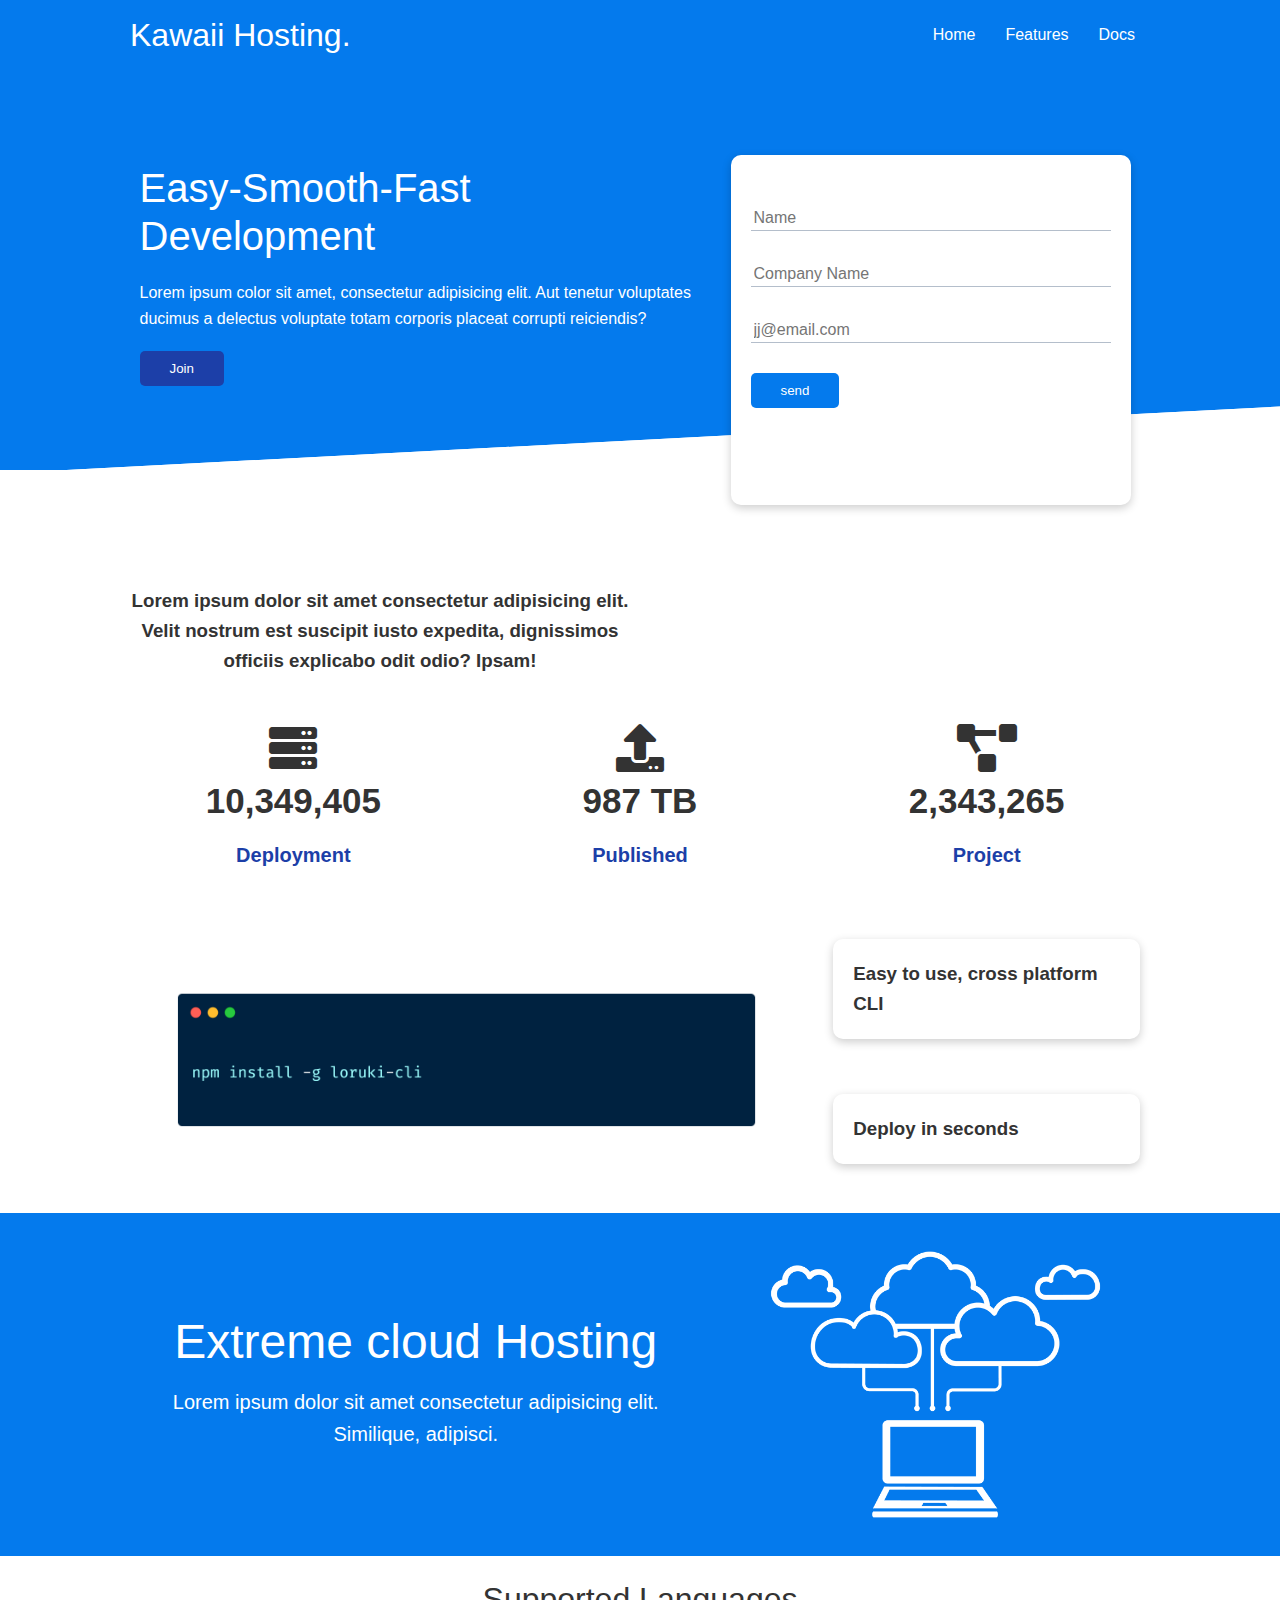
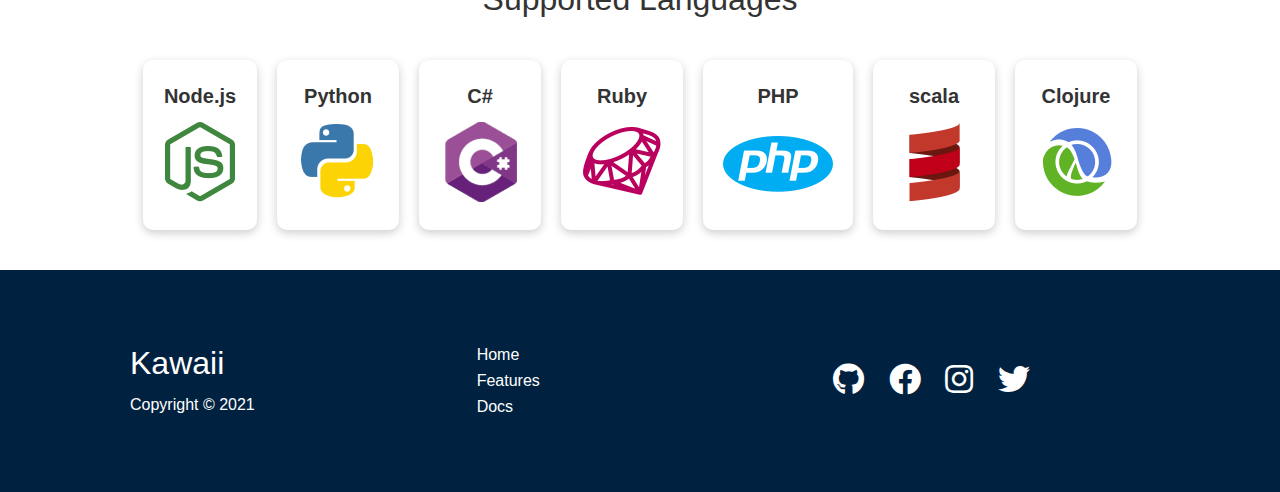
<file: index.html>
<!DOCTYPE html>
<html lang="en">
<head>
    <meta charset="UTF-8">
    <meta http-equiv="X-UA-Compatible" content="IE=edge">
    <meta name="viewport" content="width=device-width, initial-scale=1.0">
    <link rel="stylesheet" href="style.css">
    <link rel="stylesheet" href="utilities.css">
    <link rel="stylesheet" href="https://cdnjs.cloudflare.com/ajax/libs/font-awesome/5.15.4/css/all.min.css">
   
    <title>Kawaii</title>
</head>
<header>
<div class="navbar">
<div class="container flex">
    <h1 class="logo">Kawaii Hosting.</h1>
    <nav>
        <ul>
            <li><a href="index.html">Home</a></li>
            <li><a href="features.html">Features</a></li>
            <li><a href="index.html">Docs</a></li>
        </ul>
    </nav>
</div>
</div>
</header>


<body>
    <!--Showcase section -->
   <section class="showcase">    
     <div class="container grid">
       <div class="showcase-text">
        <h1>Easy-Smooth-Fast Development</h1>
        <p>
            Lorem ipsum color sit amet, consectetur adipisicing elit. Aut tenetur voluptates ducimus a delectus voluptate totam corporis placeat corrupti reiciendis?
        </p>
        <input type="submit" value="Join" class="btn btn-secondary">
    </div>
    <div class="showcase-form card">
        <form action="">
            <div class="form-control">
                <input type="text" name="name" placeholder="Name" required>
            </div>
    
            <div class="form-control">
                <input type="text" name="company" placeholder="Company Name" required>
            </div>
    
            <div class="form-control">
                <input type="text" name="email" placeholder="jj@email.com" required>
            </div>
            <input type="submit" value="send" class="btn btn-primary">
            </form>
   </div>
    
</div>
   </section>

   <!--Stats section -->
   <section class="stats">
       <div class="container">
           <h3 class="stats-heading text-center my-1">
               Lorem ipsum dolor sit amet consectetur adipisicing elit. Velit nostrum est suscipit iusto expedita, dignissimos officiis explicabo odit odio? Ipsam!
           </h3>
           <div class="grid grid-3 text-center my-4">
               <div>
               <i class="fa fa-server fa-3x"></i>
               <h3>10,349,405</h3>
               <p class="text-secondary">Deployment</p>  
           </div>
        <div>
            <i class="fa fa-upload fa-3x"></i>
            <h3>987 TB</h3>
            <p class="text-secondary">Published</p>
        </div>
        <div>
            <i class="fa fa-project-diagram fa-3x"></i>
            <h3>2,343,265</h3>
            <p class="text-secondary">Project</p>
        </div>
       </div>

</div>
   </section>
<!--cli-->
   <section class="cli">
     <div class="container grid">
       <img src="/images/cli.png" alt="">
       <div class="card">
         <h3>Easy to use, cross platform CLI</h3>
       </div>
        <div class="card">
            <h3>Deploy in seconds</h3>
        </div>
     </div>  
   </section>

<!-- Cloud -->
<section class="cloud bg-primary my-2 py-2">
    <div class="container grid">
        <div class="text-center">
            <h2 class="lg">Extreme cloud Hosting</h2>
            <p class="lead my-1">Lorem ipsum dolor sit amet consectetur adipisicing elit. Similique, adipisci.</p>
        </div>
        <img src="/images/cloud.png" alt="" />
    </div>
</section>
<!-- Languages -->
<section class="languages">
    <h2 class="md text-center my-2">Supported Languages</h2>
    <div class="container flex">
        <div class="card">
            <h4>Node.js</h4>
            <img src="/images/logos/node.png" alt="" />
        </div>
        <div class="card">
            <h4>Python</h4>
            <img src="/images/logos/python.png" alt="" />
        </div>
        <div class="card">
            <h4>C#</h4>
            <img src="/images/logos/csharp.png" alt="" />
        </div>
        <div class="card">
            <h4>Ruby</h4>
            <img src="/images/logos/ruby.png" alt="" />
        </div>
        <div class="card">
            <h4>PHP</h4>
            <img src="/images/logos/php.png" alt="" />
        </div>
        <div class="card">
            <h4>scala</h4>
            <img src="/images/logos/scala.png" alt="" />
        </div>
        <div class="card">
            <h4>Clojure</h4>
            <img src="/images/logos/clojure.png" alt="" />
        </div>
    </div>
</section>

<!-- Footer -->
<footer class="footer bg-dark py-5">
    <div class="container grid grid-3">
        <div>
            <h1>Kawaii</h1>
            <p>Copyright &copy; 2021</p>
        </div>
        <nav>
            <ul>
                <li><a href="index.html">Home</a></li>
                <li><a href="features.html">Features</a></li>
                <li><a href="docs.html">Docs</a></li>
            </ul>
        </nav>
        <div class="social">
            <a href="#"><i class="fab fa-github fa-2x"></i></a>
            <a href="#"><i class="fab fa-facebook fa-2x"></i></a>
            <a href="#"><i class="fab fa-instagram fa-2x"></i></a>
            <a href="#"><i class="fab fa-twitter fa-2x"></i></a>
        </div>
    </div>
</footer>

</body>
</html>
</file>
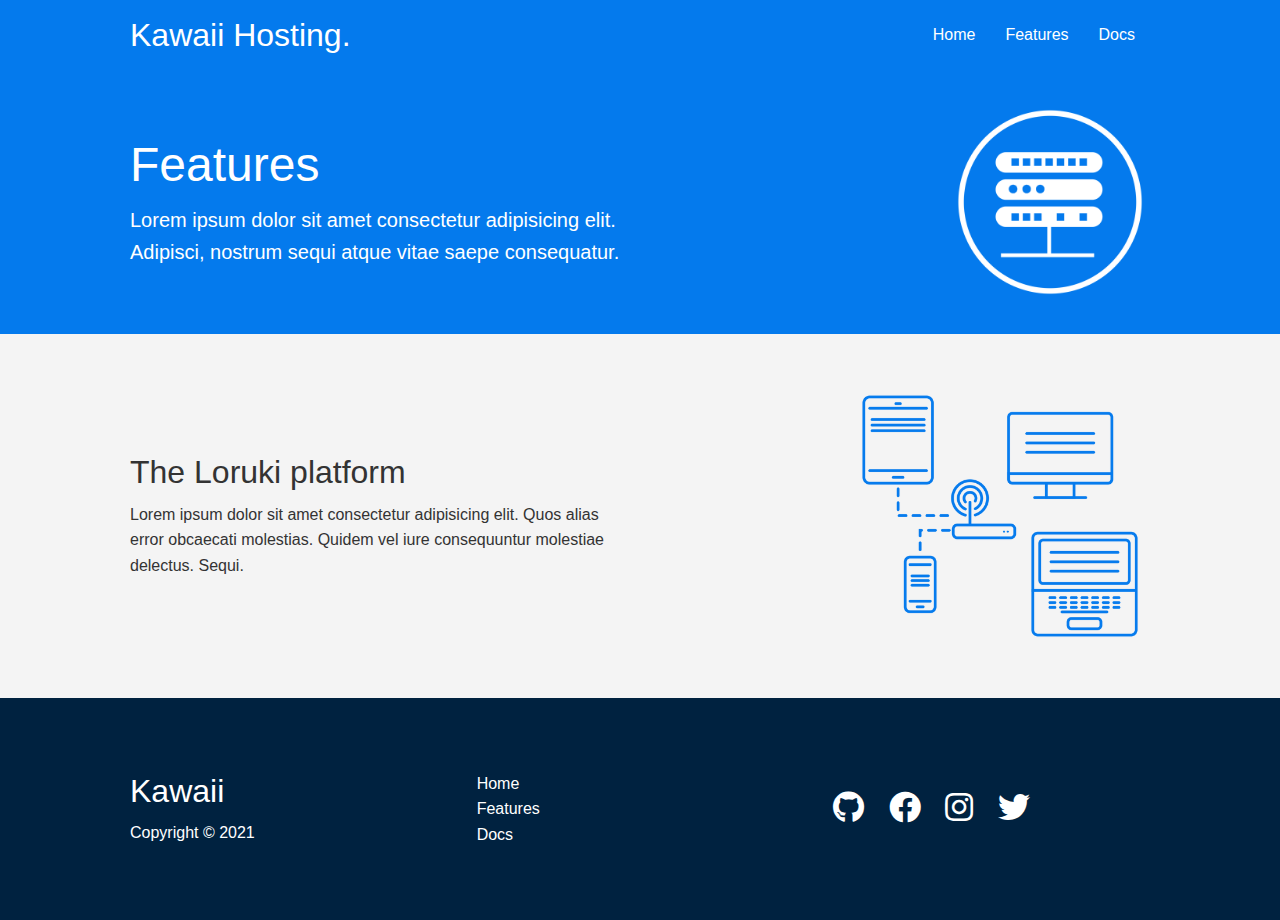
<file: features.html>
<!DOCTYPE html>
<html lang="en">

<head>
    <meta charset="UTF-8">
    <meta http-equiv="X-UA-Compatible" content="IE=edge">
    <meta name="viewport" content="width=device-width, initial-scale=1.0">
    <link rel="stylesheet" href="style.css">
    <link rel="stylesheet" href="utilities.css">
    <link rel="stylesheet" href="https://cdnjs.cloudflare.com/ajax/libs/font-awesome/5.15.4/css/all.min.css">

    <title>Kawaii</title>
</head>
<header>
    <div class="navbar">
        <div class="container flex">
            <h1 class="logo">Kawaii Hosting.</h1>
            <nav>
                <ul>
                    <li><a href="index.html">Home</a></li>
                    <li><a href="features.html">Features</a></li>
                    <li><a href="index.html">Docs</a></li>
                </ul>
            </nav>
        </div>
    </div>
</header>


<body>
<!-- Header-->
<section class="features-head bg-primary py-3">
    <div class="container grid">
      <div>
<h1 class="lg">Features</h1>
<p class="lead">Lorem ipsum dolor sit amet consectetur adipisicing elit. Adipisci, nostrum sequi atque vitae saepe consequatur.</p>
      </div>
<img src="images/server.png" alt="">
    </div>
</section>

<!-- Sub head -->
<section class="features-sub-head bg-light py-3">
    <div class="container grid">
        <div>
            <h1 class="md">The Loruki platform</h1>
            <p>
                Lorem ipsum dolor sit amet consectetur adipisicing elit. Quos alias error obcaecati molestias. Quidem
                vel iure consequuntur molestiae delectus. Sequi.
            </p>
        </div>
        <img src="/images/server2.png" alt="" />
    </div>
</section>

    <!-- Footer -->

    <footer class="footer bg-dark py-5">
        <div class="container grid grid-3">
            <div>
                <h1>Kawaii</h1>
                <p>Copyright &copy; 2021</p>
            </div>
            <nav>
                <ul>
                    <li><a href="index.html">Home</a></li>
                    <li><a href="features.html">Features</a></li>
                    <li><a href="docs.html">Docs</a></li>
                </ul>
            </nav>
            <div class="social">
                <a href="#"><i class="fab fa-github fa-2x"></i></a>
                <a href="#"><i class="fab fa-facebook fa-2x"></i></a>
                <a href="#"><i class="fab fa-instagram fa-2x"></i></a>
                <a href="#"><i class="fab fa-twitter fa-2x"></i></a>
            </div>
        </div>
    </footer>

</body>

</html>
</file>
<file: style.css>
:root {
    --primary-color: #047aed;
    --secondary-color: #1c3fa8;
    --dark-color: #002240;
    --light-color: #f4f4f4;
    --success-color: #5cb85c;
    --error-color: #d9534f;
}

* {
    padding: 0px;
    margin: 0px;
    box-sizing: border-box;
}

body {
    font-family: sans-serif;
    color: #333;
    line-height: 1.6;
}

ul {
    list-style-type: none;
}

a {
    text-decoration: none;
    color: #333;
}

h1,
h2 {
    font-weight: 300;
    line-height: 1.2;
    margin: 10px 0;
}

p {
    margin: 10px 0;
}

img {
    width: 100%;
}


/* Navbar start */

.navbar {
    background-color: var(--primary-color);
    color: #fff;
    height: 70px;
}

.navbar ul {
    display: flex;
}

.navbar a {
    color: #fff;
    padding: 10px;
    margin: 0 5px;
}

.navbar a:hover {
    border-bottom: 2px #fff solid;
}

.navbar .flex {
    justify-content: space-between;
}


/* Navbar end */


/* Showcase start */

.showcase {
    height: 400px;
    background-color: var(--primary-color);
    color: #fff;
    position: relative;
}

.showcase h1 {
    font-size: 40px;
}

.showcase p {
    margin: 20px 0;
}

.showcase .grid {
    overflow: visible;
    grid-template-columns: 55% auto;
    gap: 20px;
}

.showcase-test {
    animation: slideInFromLeft 1s ease-in;
}


/* form */

.showcase-form {
    position: relative;
    top: 60px;
    height: 350px;
    width: 400px;
    padding: 40px;
    z-index: 100;
    justify-self: flex-end;
    animation: slideInFromRight 1s ease-in;
}

.showcase-form .form-control {
    margin: 30px 0;
}

.showcase-form input[type='text'],
.showcase-form input[type='email'] {
    border: 0;
    border-bottom: 1px solid #b4becb;
    width: 100%;
    padding: 3px;
    font-size: 16px;
}

.showcase-form input:focus {
    outline: none;
}

.showcase::before,
.showcase::after {
    content: '';
    position: absolute;
    height: 100px;
    bottom: -70px;
    right: 0;
    left: 0;
    background: #fff;
    transform: skewY(-3deg);
    -webkit-transform: skewY(-3deg);
    -moz-transform: scaleY(-3deg);
    -ms-transform: scaleY(-3deg);
}


/* Showcase end*/


/* Stats */

.stats {
    padding-top: 100px;
    animation: slideInFromBottom 1s ease-in;
}

.stats-heading {
    max-width: 500px;
    margin: auto;
}

.stats .grid h3 {
    font-size: 35px;
}

.stats .grid p {
    font-size: 20px;
    font-weight: bold;
}


/* Stats  end*/


/* cli */

.cli .grid {
    grid-template-columns: repeat(3, 1fr);
    grid-template-rows: repeat(2, 1fr);
}

.cli .grid>*:first-child {
    grid-column: 1 / span 2;
    grid-row: 1 / span 2;
}


/* cli end */


/* Cloud */

.cloud .grid {
    grid-template-columns: 4fr 3fr;
}


/* Cloud end */


/* Languages */

.languages .flex {
    flex-wrap: wrap;
}

.languages .card {
    text-align: center;
    margin: 18px 10px 40px;
    transition: transform 0.2s ease-in;
}

.languages .card h4 {
    font-size: 20px;
    margin-bottom: 10px;
}

.languages .card:hover {
    transform: translateY(-15px);
    background-color: #d2e5f8;
}


/* Languages end*/


/* footer */

.footer .social a {
    margin: 0 10px;
}

.fa-github:hover {
    color: #000000;
}

.fa-facebook:hover {
    color: #1773ea;
}

.fa-instagram:hover {
    color: #b32e87;
}

.fa-twitter:hover {
    color: #1c9cea;
}


/* footer end */

/* features */
.features-head img,
.docs-head img{
width: 200px;
justify-self: flex-end;
}
.features-sub-head img{
    width: 300px;
    justify-self: flex-end;
}


/* features end */
</file>
<file: utilities.css>
.container {
    max-width: 1100px;
    margin: 0 auto;
    overflow: auto;
    padding: 0 40px;
}

.card {
    background-color: #fff;
    color: #333;
    border-radius: 10px;
    box-shadow: 0 3px 10px rgba(0, 0, 0, 0.2);
    padding: 20px;
    margin: 10px;
}

.btn {
    display: inline-block;
    padding: 10px 30px;
    cursor: pointer;
    background: var(--primary-color);
    color: #fff;
    border: none;
    border-radius: 5px;
}

.btn-outline {
    background-color: transparent;
    border: 1px #fff solid;
}

.btn:hover {
    transform: scale(0.98);
}


/* Backgrounds & colored buttons */

.bg-primary,
.btn-primary {
    background-color: var(--primary-color);
    color: #fff;
}

.bg-secondary,
.btn-secondary {
    background-color: var(--secondary-color);
    color: #fff;
}

.bg-dark,
.btn-dark {
    background-color: var(--dark-color);
    color: #fff;
}

.bg-light,
.btn-light {
    background-color: var(--light-color);
    color: #333;
}

.bg-primary a,
.btn-primary a,
.bg-secondary a,
.btn-secondary a,
.bg-dark a,
.btn-dark a {
    color: #fff;
}


/* Text colors */

.text-primary {
    color: var(--primary-color);
}

.text-secondary {
    color: var(--secondary-color);
}

.text-dark {
    color: var(--dark-color);
}

.text-light {
    color: var(--light-color);
}


/* Text sizes */

.lead {
    font-size: 20px;
}

.sm {
    font-size: 1rem;
}

.md {
    font-size: 2rem;
}

.lg {
    font-size: 3rem;
}

.xl {
    font-size: 4rem;
}

.text-center {
    text-align: center;
}


/* Alert */

.alert {
    background-color: var(--light-color);
    padding: 10px 20px;
    font-weight: bold;
    margin: 15px 0;
}

.alert i {
    margin-right: 10px;
}

.alert-success {
    background-color: var(--success-color);
    color: #fff;
}

.alert-error {
    background-color: var(--error-color);
    color: #fff;
}

.flex {
    display: flex;
    justify-content: center;
    align-items: center;
    height: 100%;
}

.grid {
    display: grid;
    grid-template-columns: repeat(2, 1fr);
    gap: 20px;
    justify-content: center;
    align-items: center;
    height: 100%;
}

.grid-3 {
    grid-template-columns: repeat(3, 1fr);
}


/* Margin */

.my-1 {
    margin: 1rem 0;
}

.my-2 {
    margin: 1.5rem 0;
}

.my-3 {
    margin: 2rem 0;
}

.my-4 {
    margin: 3rem 0;
}

.my-5 {
    margin: 4rem 0;
}

.m-1 {
    margin: 1rem;
}

.m-2 {
    margin: 1.5rem;
}

.m-3 {
    margin: 2rem;
}

.m-4 {
    margin: 3rem;
}

.m-5 {
    margin: 4rem;
}


/* Padding */

.py-1 {
    padding: 1rem 0;
}

.py-2 {
    padding: 1.5rem 0;
}

.py-3 {
    padding: 2rem 0;
}

.py-4 {
    padding: 3rem 0;
}

.py-5 {
    padding: 4rem 0;
}

.p-1 {
    padding: 1rem;
}

.p-2 {
    padding: 1.5rem;
}

.p-3 {
    padding: 2rem;
}

.p-4 {
    padding: 3rem;
}

.p-5 {
    padding: 4rem;
}
</file>
